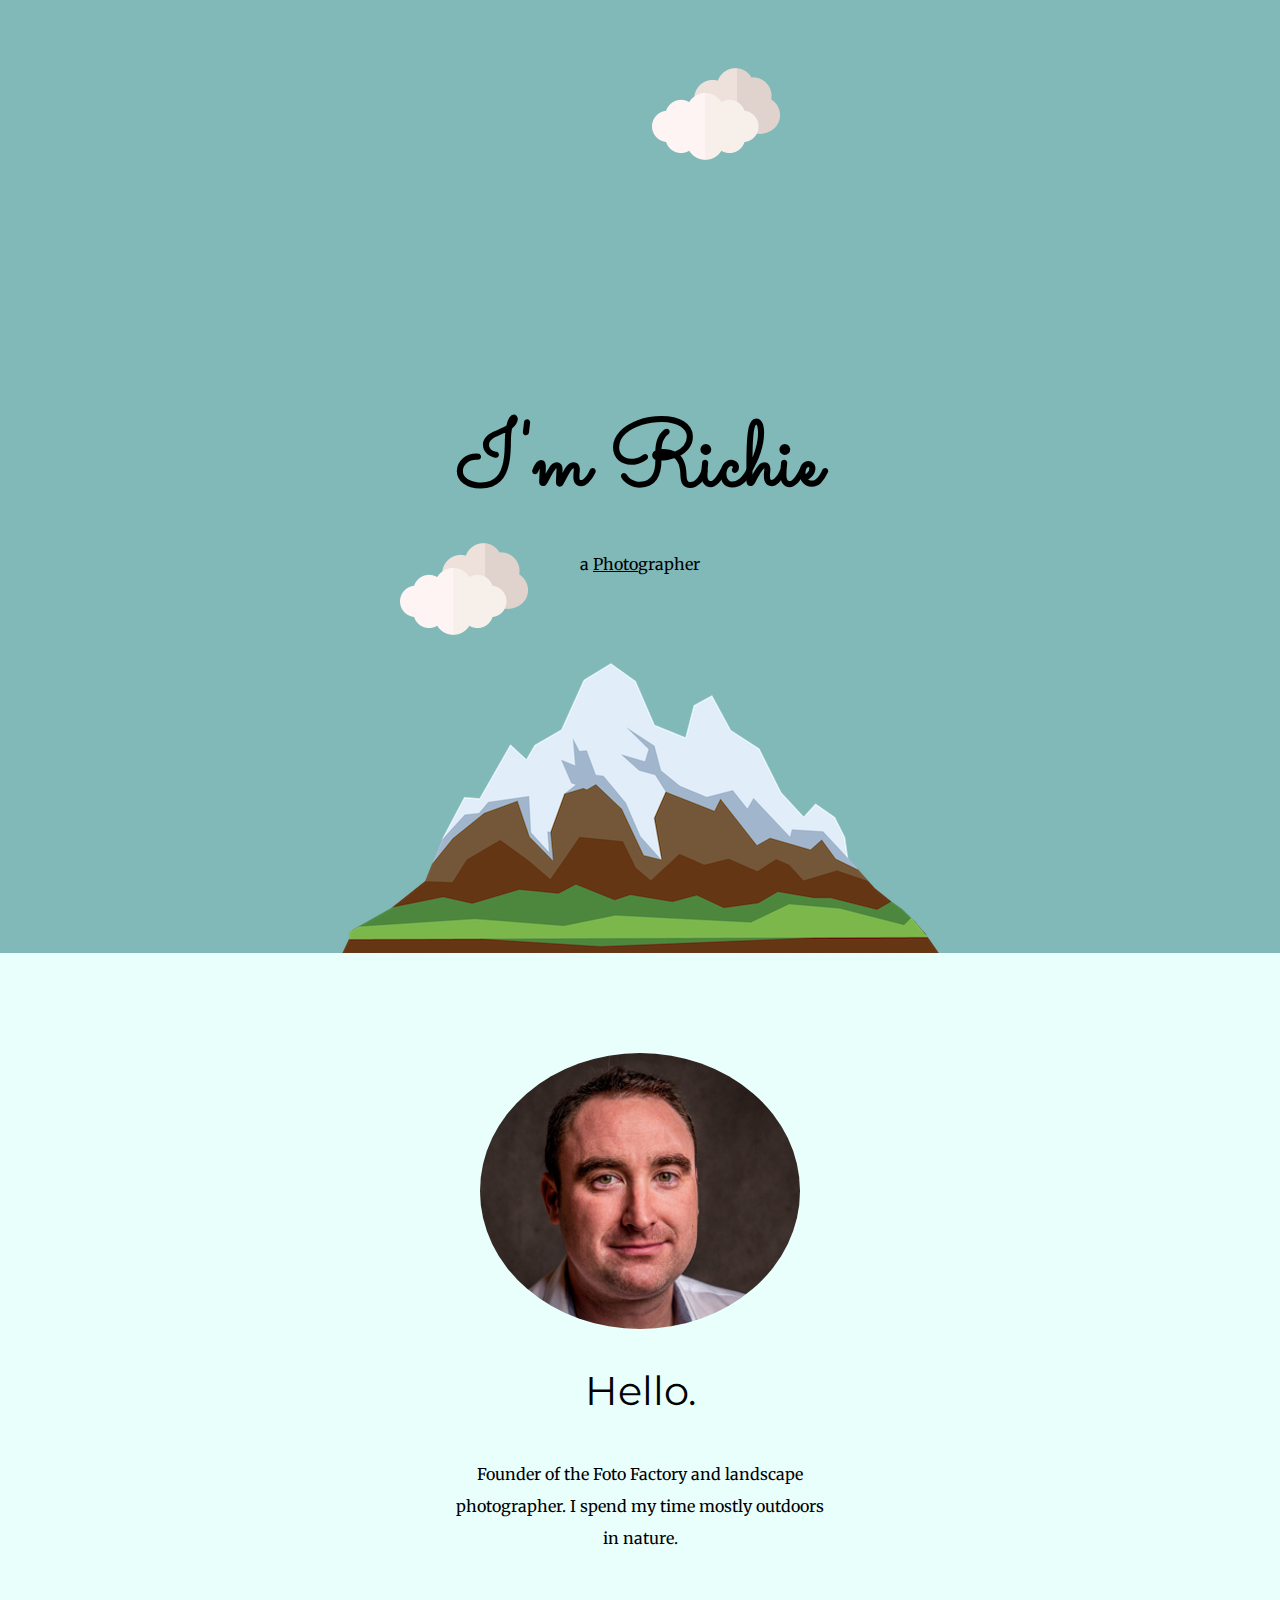
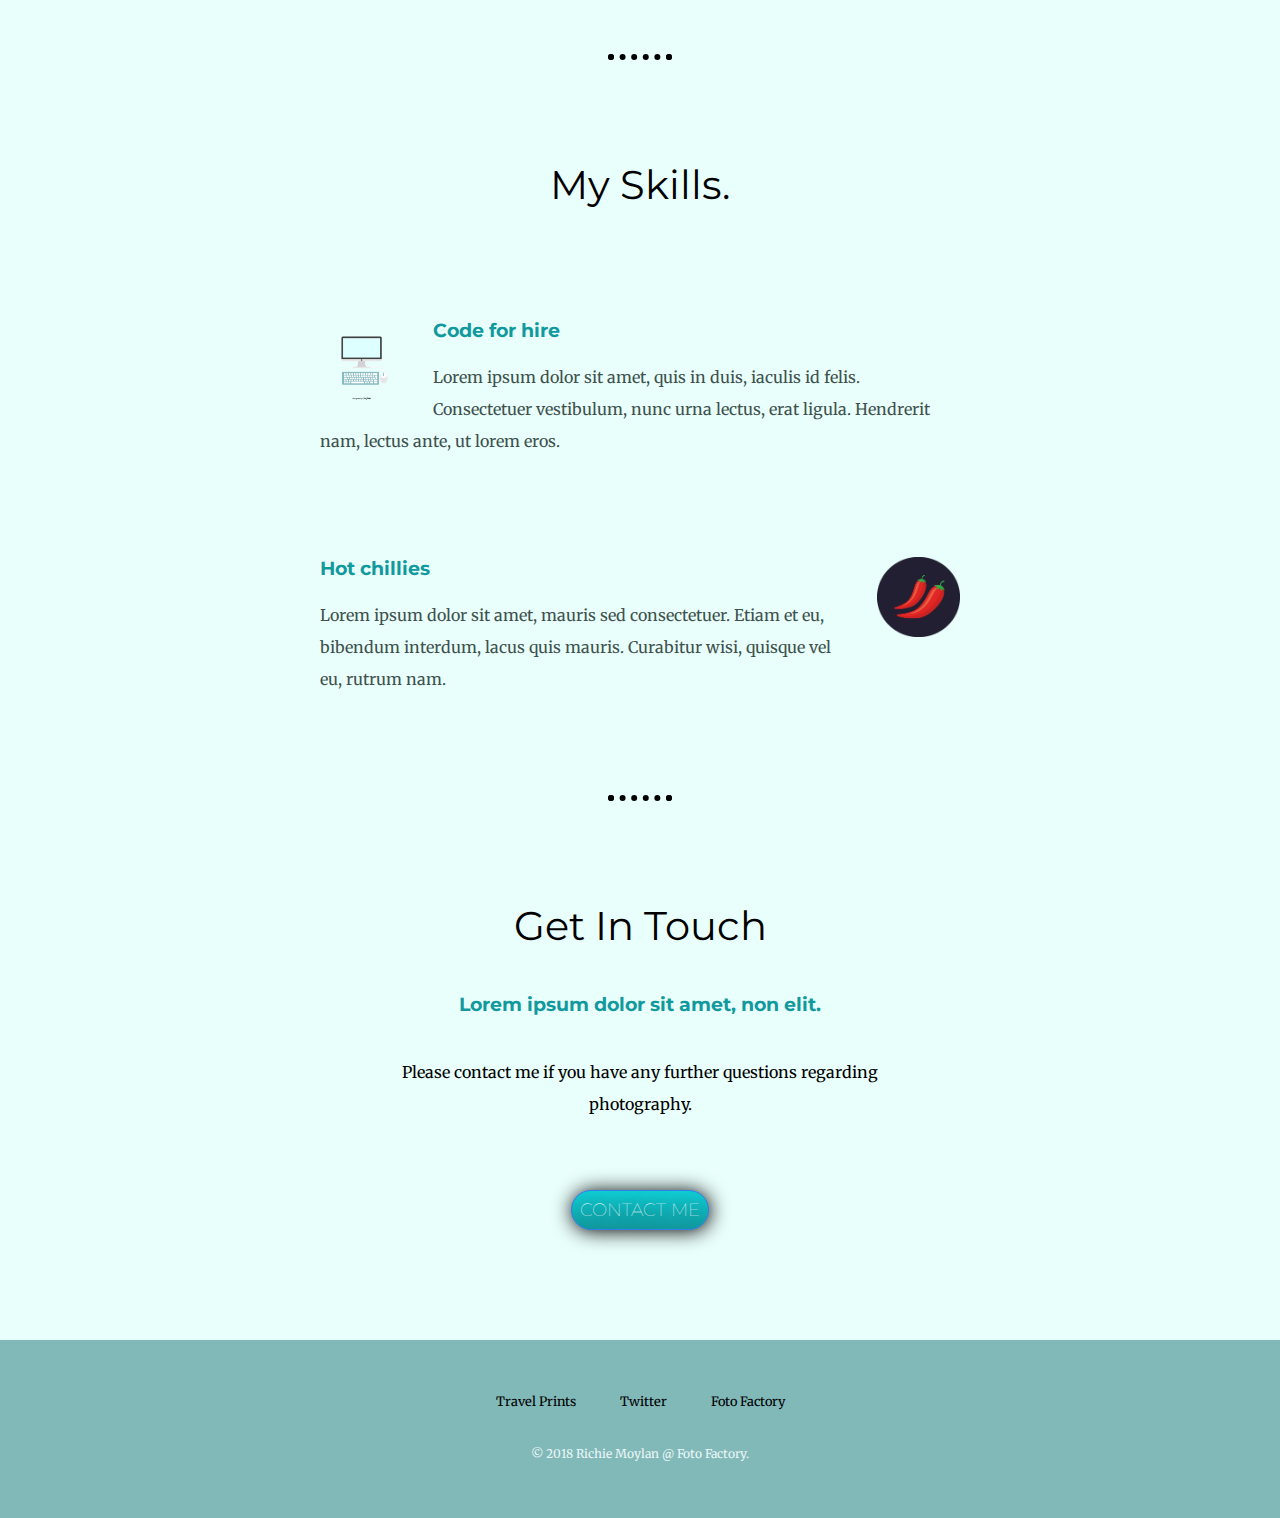
<file: index.html>
<!DOCTYPE html>
<html lang="en">
<head>
    <meta charset="UTF-8">
    <meta http-equiv="X-UA-Compatible" content="IE=edge">
    <meta name="viewport" content="width=device-width, initial-scale=1.0">
    <title>Richie Moylan</title>
    <link rel="stylesheet" href="css/styles.css">
    <link rel="icon" href="favicon.ico">
    <link rel="preconnect" href="https://fonts.googleapis.com">
    <link rel="preconnect" href="https://fonts.gstatic.com" crossorigin>
    <link href="https://fonts.googleapis.com/css2?family=Merriweather:ital,wght@1,300&family=Montserrat:wght@100&family=Sacramento&display=swap" rel="stylesheet">
</head>
<body>
    <div class="top-container">
      <img class="top" src="images/cloud.png" alt="cloud-img>
      <img src="images/c" alt="">
      <h1>I'm Richie</h1>
      <p>a <span class="photo" >Photo</span>grapher</p>
      <img class="mid" src="images/cloud.png" alt="">
      <img class="mount" src="images/mountain.png" alt="">
     </div>
   
    <div class="middle-container">
        <div class="profile">
          <img class="profile" src="images/profile.jpg" alt="Profile-img"
            width= 25%;
          >

          <h2>Hello.</h2>
          <p class="intro">Founder of the Foto Factory and landscape photographer. I spend my time mostly outdoors in nature.</p>
        </div>
        <hr>
        <div class="skills">
          <h2>My Skills.</h2>
          <div class="skill-row">
            <img class="comp" src="images/computer.png" alt="comp-img">
            <h3>Code for hire</h3>
            <p>Lorem ipsum dolor sit amet, quis in duis, iaculis id felis. Consectetuer vestibulum, nunc urna lectus, erat ligula. Hendrerit nam, lectus ante, ut lorem eros.</p>
          </div>
          <div class="skill-row">
            <img class="chillies" src="images/chillies.png" alt="chillies-img">
            <h3>Hot chillies</h3>
            <p>Lorem ipsum dolor sit amet, mauris sed consectetuer. Etiam et eu, bibendum interdum, lacus quis mauris. Curabitur wisi, quisque vel eu, rutrum nam.</p>
          </div>
        </div>
        <hr>
        <div class="contact-me">
          <h2>Get In Touch</h2>
          <h3>Lorem ipsum dolor sit amet, non elit.</h3>
          <p class="contact">Please contact me if you have any further questions regarding photography.</p>
          <a class="btn" href="mailto:richie@fotofactory.ie">CONTACT ME</a>
        </div>
      </div>
      
      
      <div class="bottom-container">
        <a class="footer-link" href="https://www.travelprints.co.uk">Travel Prints</a>
        <a class="footer-link" href="https://www.twitter.com/fotofactoryie">Twitter</a>
        <a class="footer-link" href="https://www.fotofactory.ie">Foto Factory</a>
        <p class="copyright" >© 2018 Richie Moylan @ Foto Factory.</p>
      </div>
      
    
</body>
</html>
</file>
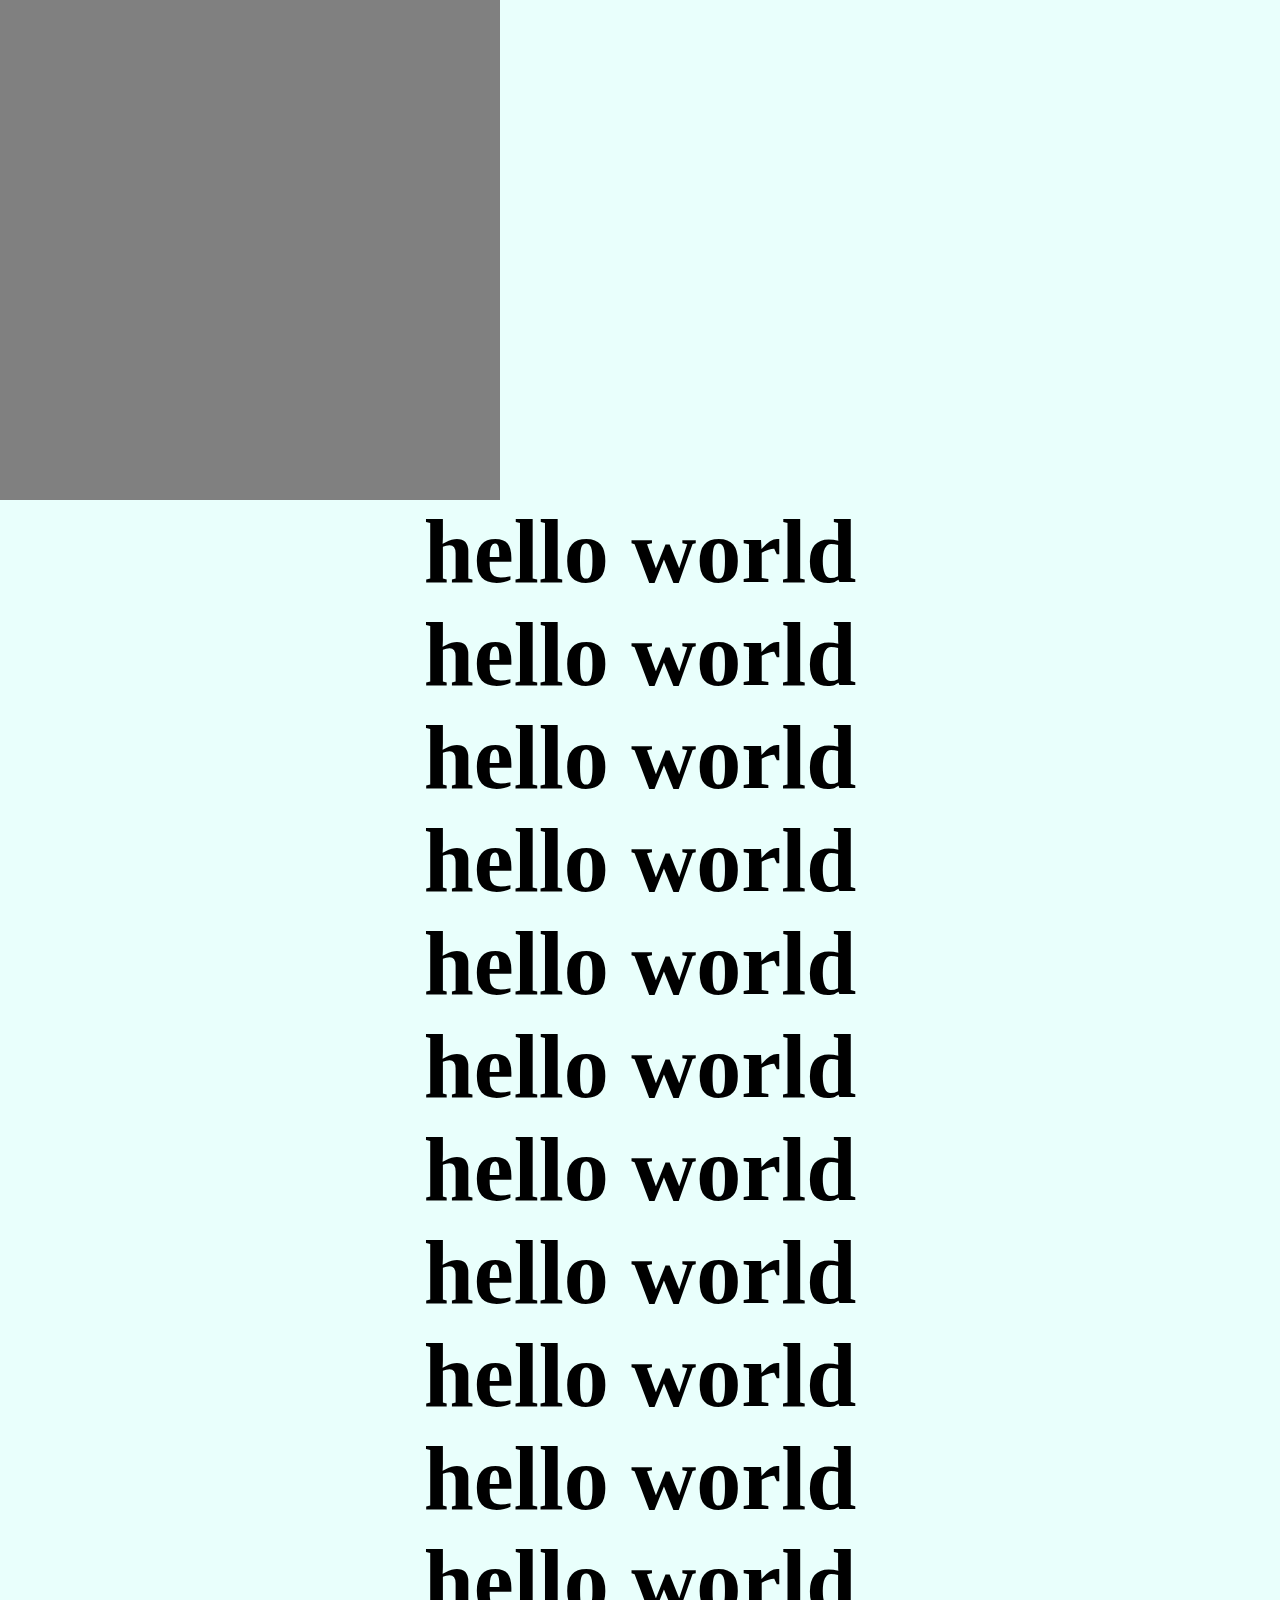
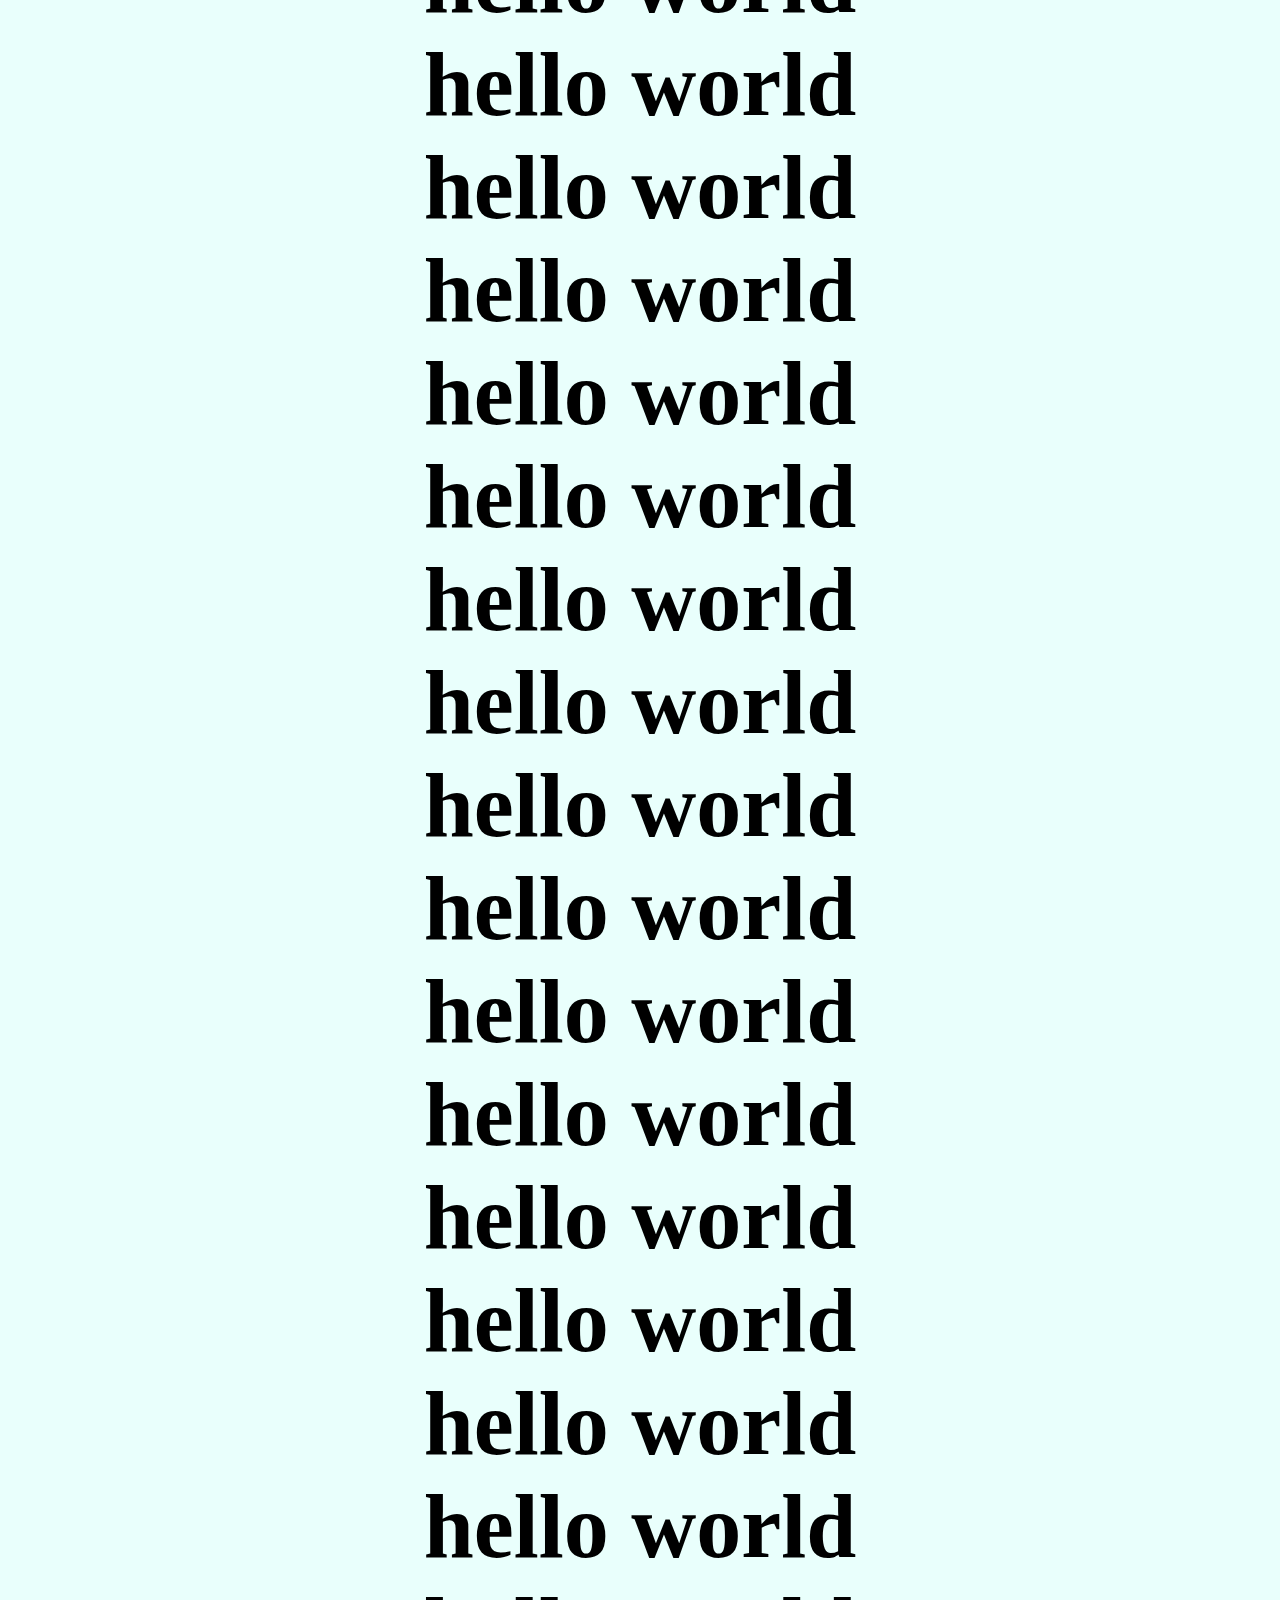
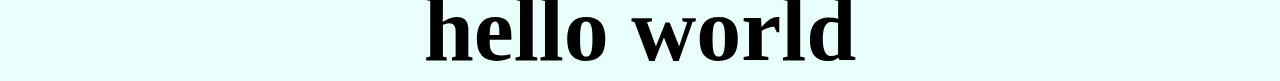
<file: new.html>
<!DOCTYPE html>
<html lang="en">
<head>
    <meta charset="UTF-8">
    <meta http-equiv="X-UA-Compatible" content="IE=edge">
    <meta name="viewport" content="width=device-width, initial-scale=1.0">
    <title>new</title>
    <link rel="stylesheet" href="css/styles.css">
</head>
<body>

    <div class="container">

        <div class="red" >
        </div>

        <div class="blue" 
        ></div>

        <div class="yellow" 
        ></div>


    </div>

<h1>hello world</h1>
<h1>hello world</h1>
<h1>hello world</h1>
<h1>hello world</h1>
<h1>hello world</h1>
<h1>hello world</h1>
<h1>hello world</h1>
<h1>hello world</h1>
<h1>hello world</h1>  
<h1>hello world</h1>
<h1>hello world</h1>
<h1>hello world</h1>
<h1>hello world</h1>
<h1>hello world</h1>
<h1>hello world</h1>
<h1>hello world</h1>
<h1>hello world</h1>
<h1>hello world</h1>
<h1>hello world</h1>
<h1>hello world</h1>
<h1>hello world</h1>
<h1>hello world</h1>
<h1>hello world</h1>
<h1>hello world</h1>
<h1>hello world</h1>
<h1>hello world</h1>
<h1>hello world</h1>
    
</body>
</html>
</file>
<file: css/styles.css>
body {
    background-color:#e9fffc;
    margin: 0;
    text-align: center;  
    font-family: 'Merriweather', serif;
}
h1 {
    color: #000000;
    margin: 0px auto 0 auto;
    font-size: 5.625em;
    font-family: 'Sacramento', cursive;
   
}

h2 {
    color: #000000;
    font-family: 'Montserrat', sans-serif;
    font-size: 2.5rem;
    font-weight: normal;
    padding-bottom: 10px;
}


h3 {
    color: #11999E;
    font-family: 'Montserrat', sans-serif;
    
}

p {
    line-height: 2;
}

.contact {
    width: 30%;
    margin: auto;
}

hr {
    border: dotted #000000 6px;
    border-bottom: none;
    width: 4%;
    margin: 100px auto;
}

.comp {
    float: left;
    margin-right: 30px;
    width: 13%;
}

.chillies {
    float: right;
    margin-left: 30px;
    width: 13%;
}

.intro {
    width: 30%;
    margin: auto;
}


.top-container { 
    background-color: #81b9b9;
    position: relative;
    padding-top: 400px;
    
}

.middle-container {
   margin: 100px 0;
}

.bottom-container {
    background-color: #81b9b9;
    padding: 50px 0 20px;
}

.photo {
    text-decoration: underline;
}

.mount {
    position: relative;
    vertical-align: bottom;
}

.top {
    position: absolute;
    width: 10%;
    right: 500px;
    top: 50px;
}

.mid {
    position: absolute;
    width: 10%;
    left: 400px;
    bottom: 300px;
}

.container {
    position: relative;
    width: 500px;
    height: 500px;
    background-color: grey;
}

a {
    color: #000000;
    font-family: 'Merriweather', serif;
    font-size: 0.8rem;
    margin: 10px 20px;
    text-decoration: none;
}

a:hover {
    color: #EAF6F6;
}


.skill-row {
    color: #40514E;
    margin: 100px auto 100px auto;
    text-align: left;
    width: 50%;
}

.contact {
    width: 40%;
    margin: 40px auto 60px;
}

.btn {
    background: #11CDD4;
    background-image: -webkit-linear-gradient(top, #11CDD4, #11999E);
    background-image: -moz-linear-gradient(top, #11CDD4, #11999E);
    background-image: -ms-linear-gradient(top, #11CDD4, #11999E);
    background-image: -o-linear-gradient(top, #11CDD4, #11999E);
    background-image: -webkit-gradient(to bottom, #11CDD4, #11999E);
    -webkit-border-radius: 22px;
    -moz-border-radius: 22px;
    border-radius: 22px;
    color: #FFFFFF;
    font-family: 'Montserrat', sans-serif;
    font-size: 18px;
    font-weight: 100;
    padding: 8px;
    -webkit-box-shadow: 1px 1px 20px 0 #000000;
    -moz-box-shadow: 1px 1px 20px 0 #000000;
    box-shadow: 1px 1px 20px 0 #000000;
    text-shadow: 1px 1px 20px #000000;
    border: solid #337FED 1px;
    text-decoration: none;
    display: inline-block;
    cursor: pointer;
    text-align: center;
 }
 
 .btn:hover{
    border: solid #3300EE 1px;
    background: #30E3CB;
    background-image: -webkit-linear-gradient(top, #30E3CB, #2BC4AD);
    background-image: -moz-linear-gradient(top, #30E3CB, #2BC4AD);
    background-image: -ms-linear-gradient(top, #30E3CB, #2BC4AD);
    background-image: -o-linear-gradient(top, #30E3CB, #2BC4AD);
    background-image: -webkit-gradient(to bottom, #30E3CB, #2BC4AD);
    -webkit-border-radius: 20px;
    -moz-border-radius: 20px;
    border-radius: 20px;
    text-decoration: none;
 }

 .copyright {
     color: #EAF6F6;
     font-size: 0.75rem;
     padding: 20px 0;
 }

 .profile {
    border-radius: 50%;
 }
</file>
